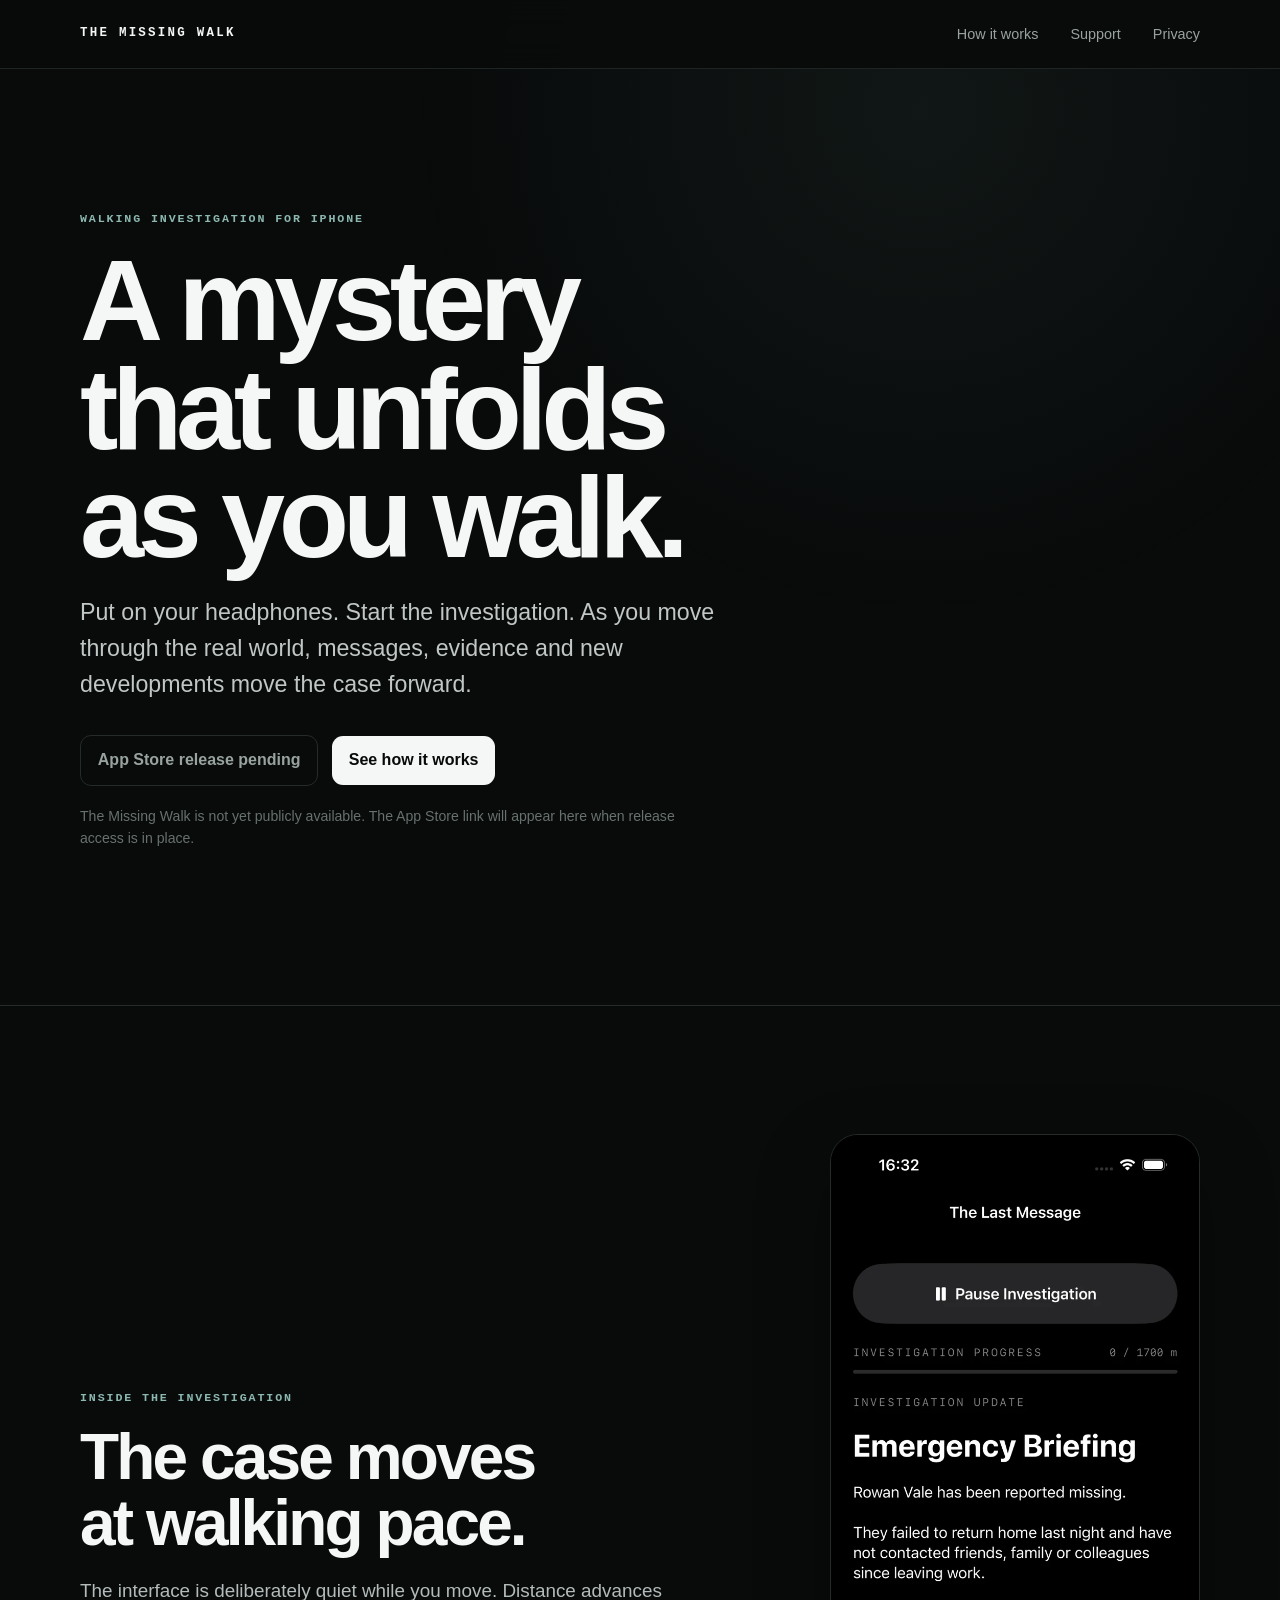
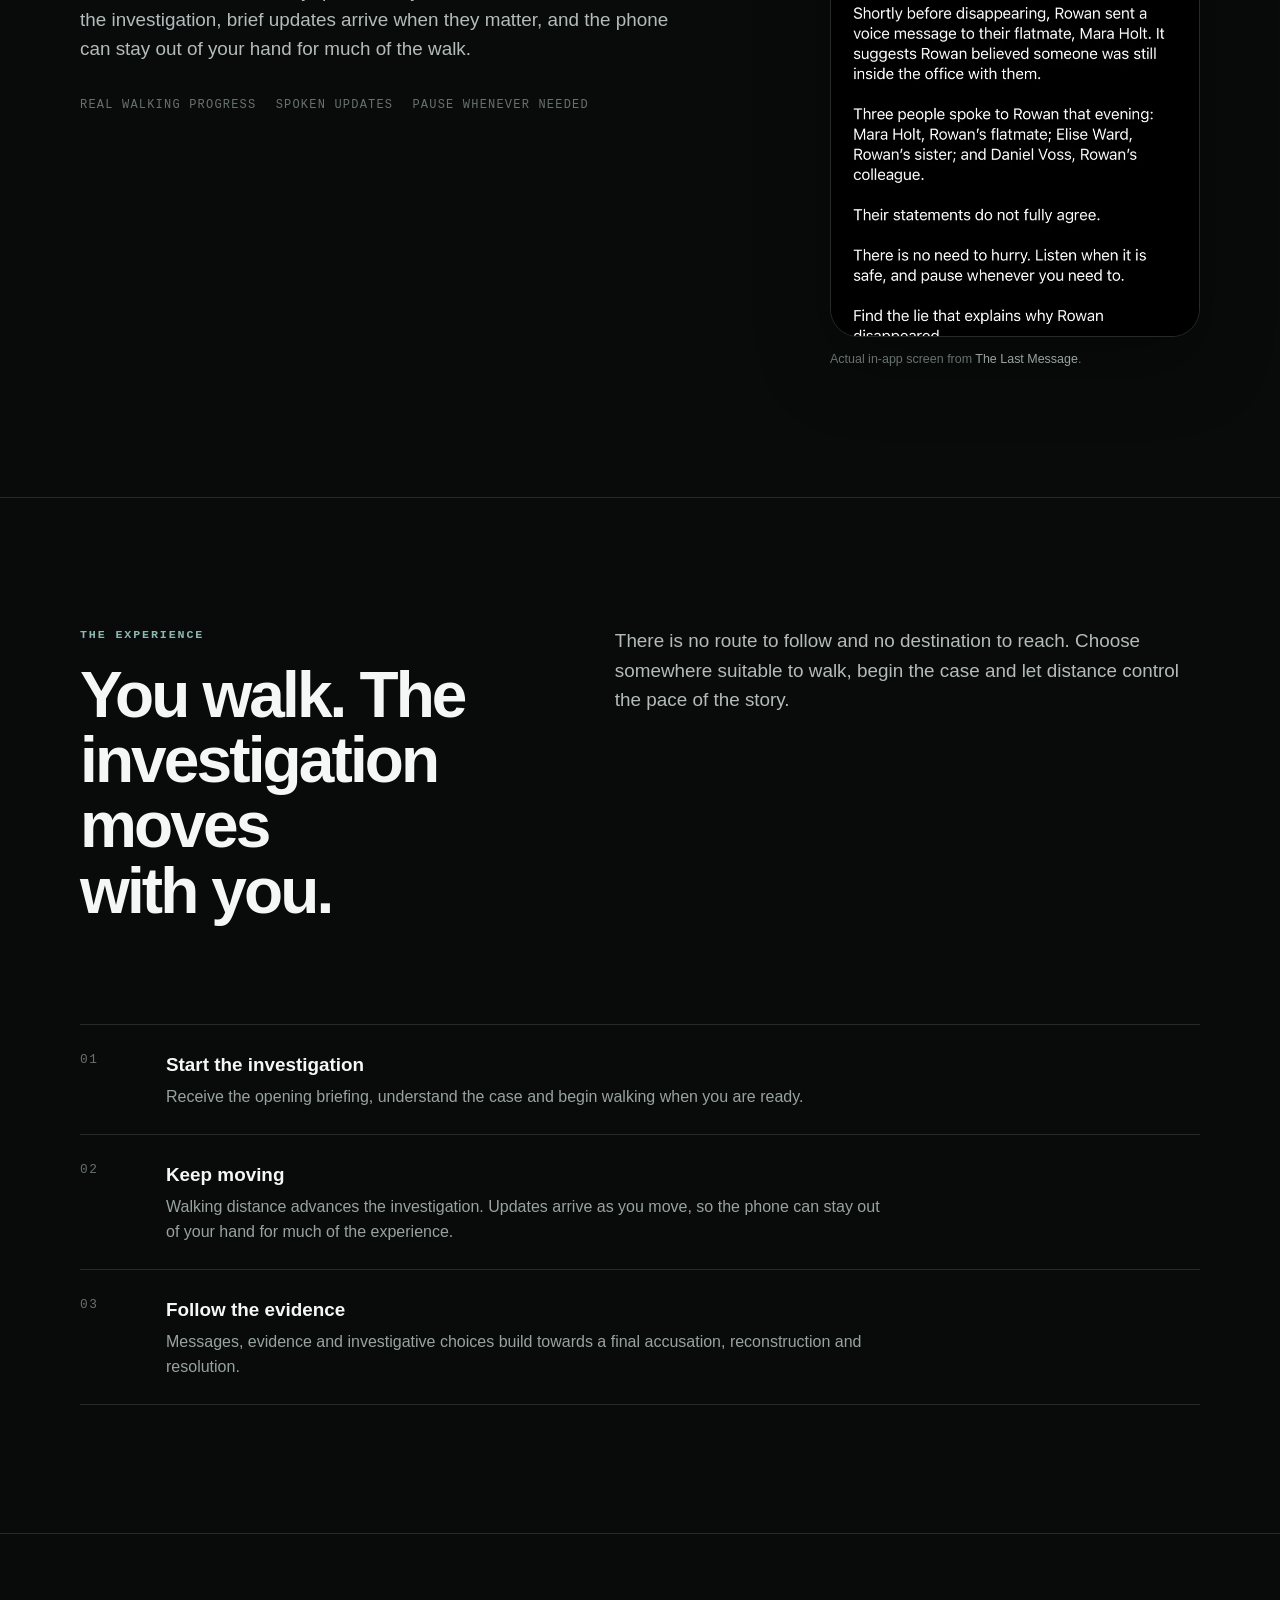
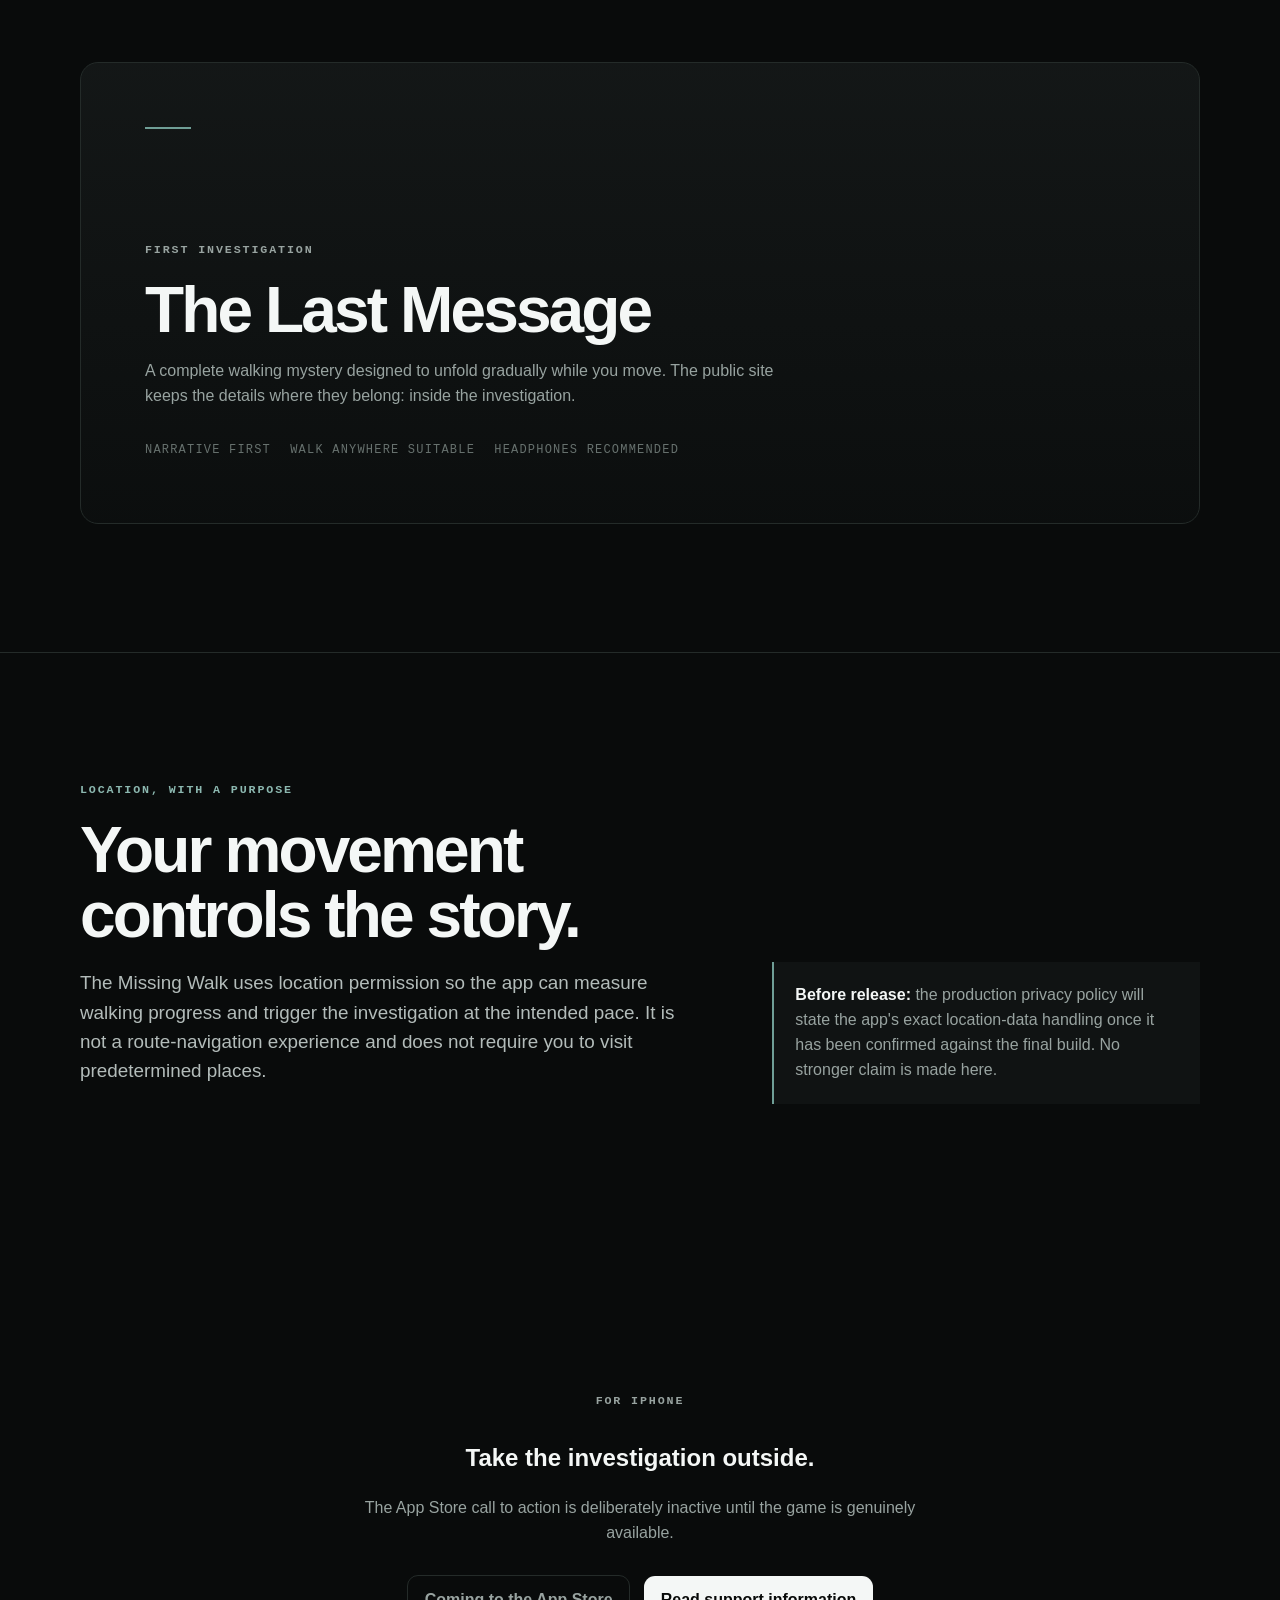
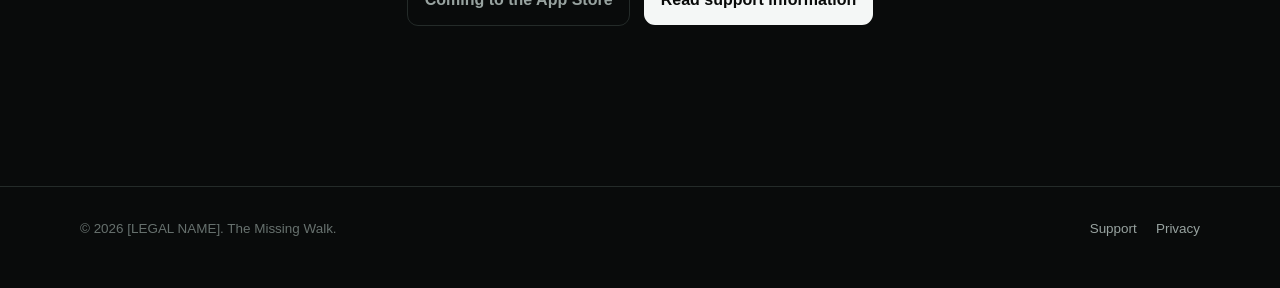
<file: index.html>
<!doctype html>
<html lang="en-GB">
<head>
  <meta charset="utf-8">
  <meta name="viewport" content="width=device-width, initial-scale=1">
  <title>The Missing Walk | A mystery that unfolds as you walk</title>
  <meta name="description" content="The Missing Walk is a narrative investigation game for iPhone. Walk in the real world as messages, evidence and new developments move the case forward.">
  <meta name="theme-color" content="#090b0b">
  <meta property="og:title" content="The Missing Walk">
  <meta property="og:description" content="A mystery that unfolds as you walk.">
  <meta property="og:type" content="website">
  <link rel="stylesheet" href="styles.css">
</head>
<body>
  <a class="skip-link" href="#main">Skip to content</a>
  <header class="site-header">
    <div class="header-inner">
      <a class="wordmark" href="index.html" aria-label="The Missing Walk home">The Missing Walk</a>
      <nav class="site-nav" aria-label="Primary navigation">
        <a href="#how-it-works">How it works</a>
        <a href="support.html">Support</a>
        <a href="privacy.html">Privacy</a>
      </nav>
    </div>
  </header>

  <main id="main">
    <section class="hero">
      <div class="container">
        <p class="eyebrow">Walking investigation for iPhone</p>
        <h1>A mystery that unfolds as you walk.</h1>
        <p class="hero-copy">Put on your headphones. Start the investigation. As you move through the real world, messages, evidence and new developments move the case forward.</p>
        <div class="cta-row" aria-label="Launch status">
          <span class="button-muted" aria-disabled="true">App Store release pending</span>
          <a class="button" href="#how-it-works">See how it works</a>
        </div>
        <p class="status-note">The Missing Walk is not yet publicly available. The App Store link will appear here when release access is in place.</p>
      </div>
    </section>


    <section class="section product-showcase" aria-labelledby="inside-the-investigation">
      <div class="container product-showcase-grid">
        <div class="product-showcase-copy">
          <p class="eyebrow">Inside the investigation</p>
          <h2 id="inside-the-investigation">The case moves at walking pace.</h2>
          <p class="section-copy">The interface is deliberately quiet while you move. Distance advances the investigation, brief updates arrive when they matter, and the phone can stay out of your hand for much of the walk.</p>
          <div class="product-details" aria-label="In-app experience">
            <span>Real walking progress</span>
            <span>Spoken updates</span>
            <span>Pause whenever needed</span>
          </div>
        </div>

        <figure class="app-screen">
          <img
            src="last-message-briefing.webp"
            width="720"
            height="1559"
            loading="lazy"
            decoding="async"
            alt="The Missing Walk active investigation screen for The Last Message, showing walking progress and the opening emergency briefing."
          >
          <figcaption>Actual in-app screen from <cite>The Last Message</cite>.</figcaption>
        </figure>
      </div>
    </section>

    <section class="section" id="how-it-works">
      <div class="container">
        <div class="section-head">
          <div>
            <p class="eyebrow">The experience</p>
            <h2>You walk. The investigation moves with you.</h2>
          </div>
          <p class="section-copy">There is no route to follow and no destination to reach. Choose somewhere suitable to walk, begin the case and let distance control the pace of the story.</p>
        </div>

        <ol class="steps">
          <li class="step">
            <span class="step-number">01</span>
            <div>
              <h3>Start the investigation</h3>
              <p>Receive the opening briefing, understand the case and begin walking when you are ready.</p>
            </div>
          </li>
          <li class="step">
            <span class="step-number">02</span>
            <div>
              <h3>Keep moving</h3>
              <p>Walking distance advances the investigation. Updates arrive as you move, so the phone can stay out of your hand for much of the experience.</p>
            </div>
          </li>
          <li class="step">
            <span class="step-number">03</span>
            <div>
              <h3>Follow the evidence</h3>
              <p>Messages, evidence and investigative choices build towards a final accusation, reconstruction and resolution.</p>
            </div>
          </li>
        </ol>
      </div>
    </section>

    <section class="section">
      <div class="container">
        <article class="case-panel">
          <p class="eyebrow">First investigation</p>
          <h2>The Last Message</h2>
          <p>A complete walking mystery designed to unfold gradually while you move. The public site keeps the details where they belong: inside the investigation.</p>
          <div class="meta-line" aria-label="Case characteristics">
            <span>Narrative first</span>
            <span>Walk anywhere suitable</span>
            <span>Headphones recommended</span>
          </div>
        </article>
      </div>
    </section>

    <section class="section">
      <div class="container privacy-callout">
        <div>
          <p class="eyebrow">Location, with a purpose</p>
          <h2>Your movement controls the story.</h2>
          <p class="section-copy">The Missing Walk uses location permission so the app can measure walking progress and trigger the investigation at the intended pace. It is not a route-navigation experience and does not require you to visit predetermined places.</p>
        </div>
        <div class="privacy-note">
          <strong>Before release:</strong> the production privacy policy will state the app's exact location-data handling once it has been confirmed against the final build. No stronger claim is made here.
        </div>
      </div>
    </section>

    <section class="launch-panel">
      <div class="container">
        <p class="eyebrow">For iPhone</p>
        <h2>Take the investigation outside.</h2>
        <p>The App Store call to action is deliberately inactive until the game is genuinely available.</p>
        <div class="cta-row">
          <span class="button-muted" aria-disabled="true">Coming to the App Store</span>
          <a class="button" href="support.html">Read support information</a>
        </div>
      </div>
    </section>
  </main>

  <footer class="site-footer">
    <div class="container footer-inner">
      <span>© 2026 [LEGAL NAME]. The Missing Walk.</span>
      <nav class="footer-links" aria-label="Footer navigation">
        <a href="support.html">Support</a>
        <a href="privacy.html">Privacy</a>
      </nav>
    </div>
  </footer>
</body>
</html>
</file>
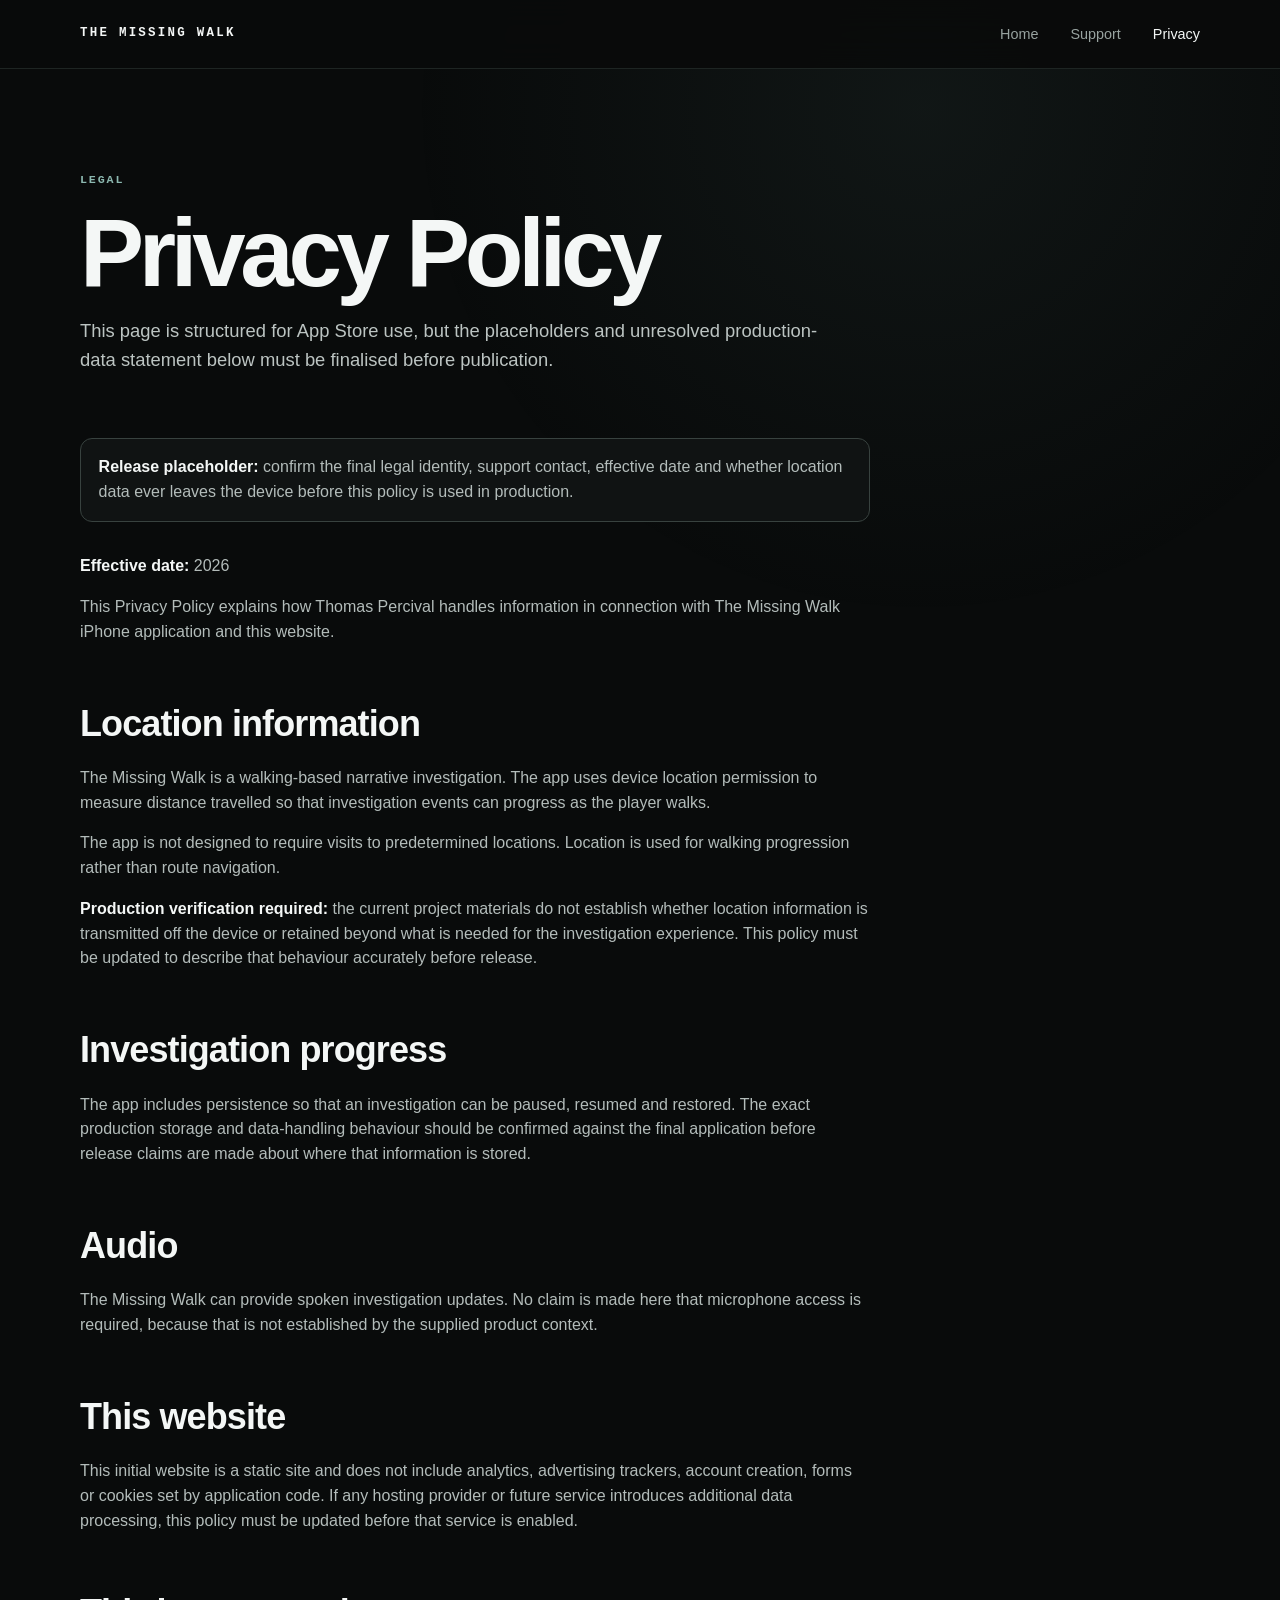
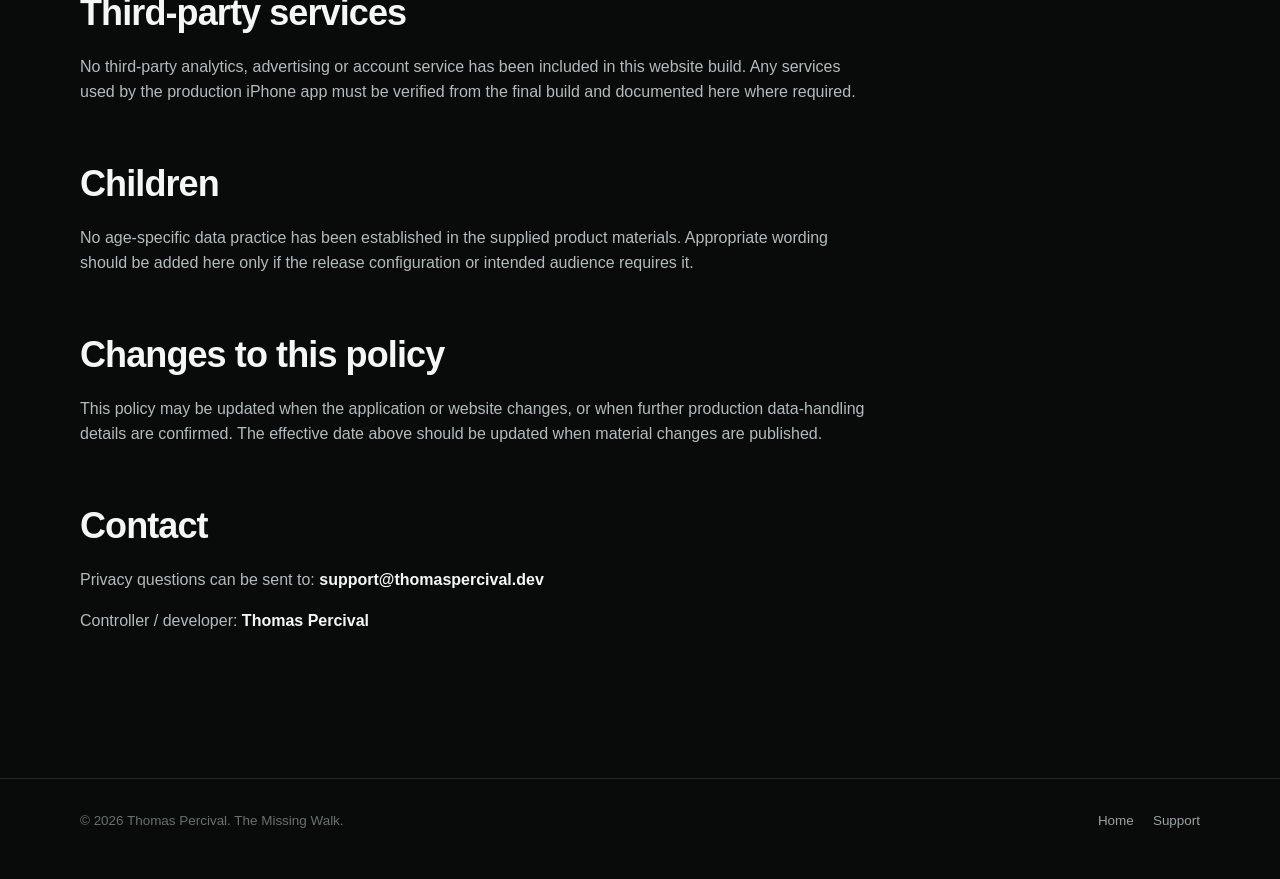
<file: privacy.html>
<!doctype html>
<html lang="en-GB">
<head>
  <meta charset="utf-8">
  <meta name="viewport" content="width=device-width, initial-scale=1">
  <title>Privacy Policy | The Missing Walk</title>
  <meta name="description" content="Privacy information for The Missing Walk iPhone game and official website.">
  <meta name="theme-color" content="#090b0b">
  <link rel="stylesheet" href="styles.css">
</head>
<body>
  <a class="skip-link" href="#main">Skip to content</a>
  <header class="site-header">
    <div class="header-inner">
      <a class="wordmark" href="index.html" aria-label="The Missing Walk home">The Missing Walk</a>
      <nav class="site-nav" aria-label="Primary navigation">
        <a href="index.html">Home</a>
        <a href="support.html">Support</a>
        <a href="privacy.html" aria-current="page">Privacy</a>
      </nav>
    </div>
  </header>

  <main id="main" class="content-page">
    <div class="container">
      <header>
        <p class="eyebrow">Legal</p>
        <h1>Privacy Policy</h1>
        <p class="lede">This page is structured for App Store use, but the placeholders and unresolved production-data statement below must be finalised before publication.</p>
      </header>

      <article class="prose">
        <div class="notice">
          <p><strong>Release placeholder:</strong> confirm the final legal identity, support contact, effective date and whether location data ever leaves the device before this policy is used in production.</p>
        </div>

        <p><strong>Effective date:</strong> 2026</p>
        <p>This Privacy Policy explains how Thomas Percival handles information in connection with The Missing Walk iPhone application and this website.</p>

        <h2>Location information</h2>
        <p>The Missing Walk is a walking-based narrative investigation. The app uses device location permission to measure distance travelled so that investigation events can progress as the player walks.</p>
        <p>The app is not designed to require visits to predetermined locations. Location is used for walking progression rather than route navigation.</p>
        <p><strong>Production verification required:</strong> the current project materials do not establish whether location information is transmitted off the device or retained beyond what is needed for the investigation experience. This policy must be updated to describe that behaviour accurately before release.</p>

        <h2>Investigation progress</h2>
        <p>The app includes persistence so that an investigation can be paused, resumed and restored. The exact production storage and data-handling behaviour should be confirmed against the final application before release claims are made about where that information is stored.</p>

        <h2>Audio</h2>
        <p>The Missing Walk can provide spoken investigation updates. No claim is made here that microphone access is required, because that is not established by the supplied product context.</p>

        <h2>This website</h2>
        <p>This initial website is a static site and does not include analytics, advertising trackers, account creation, forms or cookies set by application code. If any hosting provider or future service introduces additional data processing, this policy must be updated before that service is enabled.</p>

        <h2>Third-party services</h2>
        <p>No third-party analytics, advertising or account service has been included in this website build. Any services used by the production iPhone app must be verified from the final build and documented here where required.</p>

        <h2>Children</h2>
        <p>No age-specific data practice has been established in the supplied product materials. Appropriate wording should be added here only if the release configuration or intended audience requires it.</p>

        <h2>Changes to this policy</h2>
        <p>This policy may be updated when the application or website changes, or when further production data-handling details are confirmed. The effective date above should be updated when material changes are published.</p>

        <h2>Contact</h2>
        <p>Privacy questions can be sent to: <strong>support@thomaspercival.dev</strong></p>
        <p>Controller / developer: <strong>Thomas Percival</strong></p>
      </article>
    </div>
  </main>

  <footer class="site-footer">
    <div class="container footer-inner">
      <span>© 2026 Thomas Percival. The Missing Walk.</span>
      <nav class="footer-links" aria-label="Footer navigation">
        <a href="index.html">Home</a>
        <a href="support.html">Support</a>
      </nav>
    </div>
  </footer>
</body>
</html>
</file>
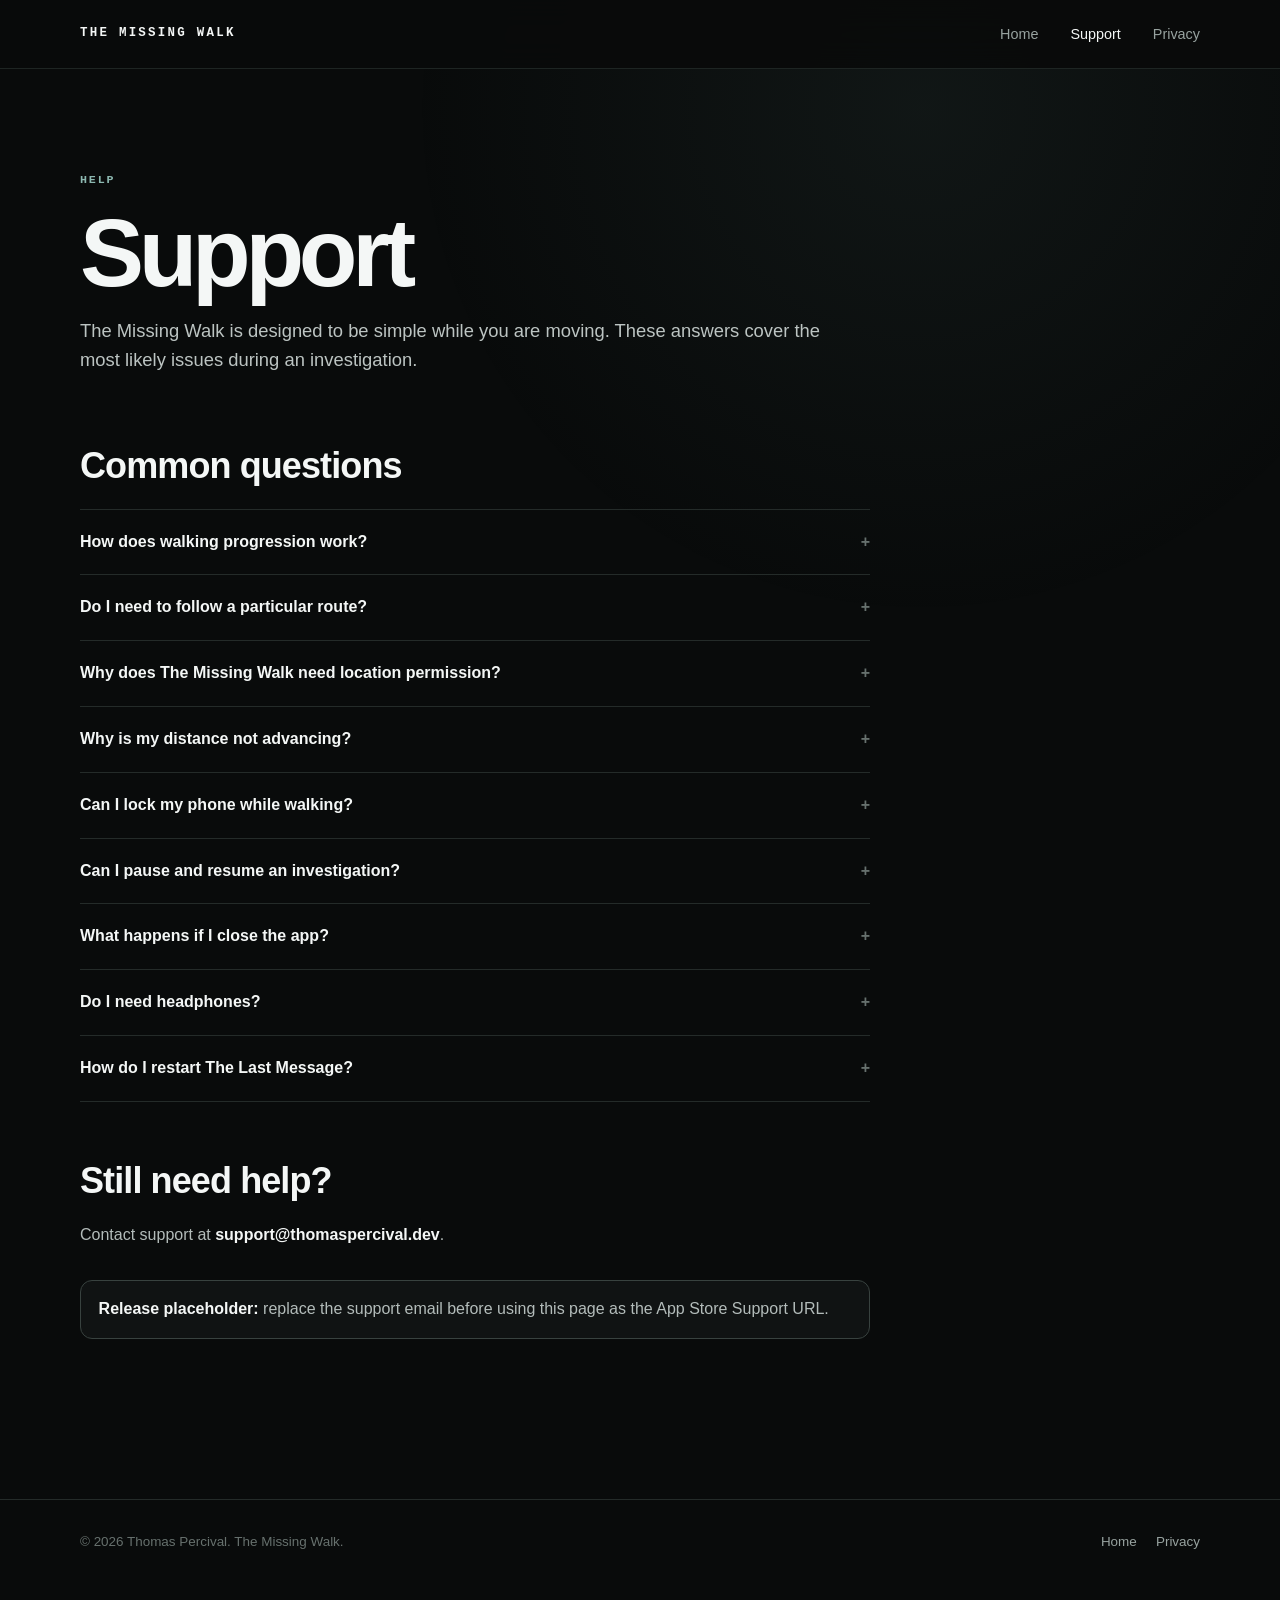
<file: support.html>
<!doctype html>
<html lang="en-GB">
<head>
  <meta charset="utf-8">
  <meta name="viewport" content="width=device-width, initial-scale=1">
  <title>Support | The Missing Walk</title>
  <meta name="description" content="Support for The Missing Walk, including walking progression, location permission, audio, pause and resume guidance.">
  <meta name="theme-color" content="#090b0b">
  <link rel="stylesheet" href="styles.css">
</head>
<body>
  <a class="skip-link" href="#main">Skip to content</a>
  <header class="site-header">
    <div class="header-inner">
      <a class="wordmark" href="index.html" aria-label="The Missing Walk home">The Missing Walk</a>
      <nav class="site-nav" aria-label="Primary navigation">
        <a href="index.html">Home</a>
        <a href="support.html" aria-current="page">Support</a>
        <a href="privacy.html">Privacy</a>
      </nav>
    </div>
  </header>

  <main id="main" class="content-page">
    <div class="container">
      <header>
        <p class="eyebrow">Help</p>
        <h1>Support</h1>
        <p class="lede">The Missing Walk is designed to be simple while you are moving. These answers cover the most likely issues during an investigation.</p>
      </header>

      <section class="prose" aria-labelledby="faq-heading">
        <h2 id="faq-heading">Common questions</h2>
        <div class="faq">
          <details>
            <summary>How does walking progression work?</summary>
            <p>Physical distance advances the investigation. As you walk, the app reaches authored distance thresholds and delivers the next narrative update.</p>
          </details>
          <details>
            <summary>Do I need to follow a particular route?</summary>
            <p>No. The Missing Walk is not a route-navigation game. Walk somewhere suitable and safe. Progress is based on distance travelled rather than reaching predetermined locations.</p>
          </details>
          <details>
            <summary>Why does The Missing Walk need location permission?</summary>
            <p>Location permission is used to measure walking progress. If permission is denied, the investigation cannot reliably advance by real-world distance. Use the app's permission recovery guidance or iPhone Settings to review access.</p>
          </details>
          <details>
            <summary>Why is my distance not advancing?</summary>
            <p>Check that location access is enabled, that the investigation is not paused and that your iPhone can obtain a usable location signal. If you have just changed permission settings, return to the app and resume the investigation.</p>
          </details>
          <details>
            <summary>Can I lock my phone while walking?</summary>
            <p>The V1 app is designed to support lock-screen walking and background location tracking. Keep audio available if you want to hear spoken updates while the phone is away.</p>
          </details>
          <details>
            <summary>Can I pause and resume an investigation?</summary>
            <p>Yes. Pausing is intended to stop active walking progression until you choose to resume.</p>
          </details>
          <details>
            <summary>What happens if I close the app?</summary>
            <p>The investigation includes persistence and restore behaviour so progress can be resumed after an interruption. Reopen the app and follow the restore/resume state presented there.</p>
          </details>
          <details>
            <summary>Do I need headphones?</summary>
            <p>Headphones are recommended because spoken updates reduce the need to look at the screen while walking. They are part of the intended experience, but the public site does not claim they are technically mandatory.</p>
          </details>
          <details>
            <summary>How do I restart The Last Message?</summary>
            <p>The app includes a restart flow. Use the restart control provided in the investigation interface. Restarting is expected to reset the current case, so use it only when you intend to begin again.</p>
          </details>
        </div>

        <h2>Still need help?</h2>
        <p>Contact support at <strong>support@thomaspercival.dev</strong>.</p>
        <div class="notice">
          <p><strong>Release placeholder:</strong> replace the support email before using this page as the App Store Support URL.</p>
        </div>
      </section>
    </div>
  </main>

  <footer class="site-footer">
    <div class="container footer-inner">
      <span>© 2026 Thomas Percival. The Missing Walk.</span>
      <nav class="footer-links" aria-label="Footer navigation">
        <a href="index.html">Home</a>
        <a href="privacy.html">Privacy</a>
      </nav>
    </div>
  </footer>
</body>
</html>
</file>
<file: styles.css>
:root {
  color-scheme: dark;
  --bg: #090b0b;
  --surface: #101313;
  --surface-2: #151919;
  --text: #f4f7f6;
  --muted: #98a3a0;
  --faint: #67716e;
  --accent: #6f9e96;
  --accent-strong: #8cb8b0;
  --line: #242b29;
  --max: 1120px;
  --radius: 18px;
}

* { box-sizing: border-box; }

html { scroll-behavior: smooth; }

body {
  margin: 0;
  min-width: 320px;
  background: var(--bg);
  color: var(--text);
  font-family: -apple-system, BlinkMacSystemFont, "SF Pro Text", "Helvetica Neue", Arial, sans-serif;
  line-height: 1.55;
  text-rendering: optimizeLegibility;
  -webkit-font-smoothing: antialiased;
}

body::before {
  content: "";
  position: fixed;
  inset: 0;
  pointer-events: none;
  background: radial-gradient(circle at 72% 12%, rgba(111, 158, 150, 0.08), transparent 32rem);
  z-index: -1;
}

a { color: inherit; }
a:hover { color: var(--accent-strong); }

.skip-link {
  position: absolute;
  left: 1rem;
  top: -4rem;
  padding: 0.7rem 1rem;
  background: var(--text);
  color: var(--bg);
  z-index: 100;
  border-radius: 8px;
}
.skip-link:focus { top: 1rem; }

.site-header {
  position: sticky;
  top: 0;
  z-index: 20;
  border-bottom: 1px solid rgba(36, 43, 41, 0.82);
  background: rgba(9, 11, 11, 0.9);
  -webkit-backdrop-filter: blur(16px);
  backdrop-filter: blur(16px);
}

.header-inner,
.container {
  width: min(calc(100% - 40px), var(--max));
  margin-inline: auto;
}

.header-inner {
  min-height: 68px;
  display: flex;
  align-items: center;
  justify-content: space-between;
  gap: 1rem;
}

.wordmark {
  text-decoration: none;
  font-family: ui-monospace, "SFMono-Regular", Menlo, monospace;
  font-size: 0.78rem;
  font-weight: 700;
  letter-spacing: 0.18em;
  text-transform: uppercase;
}

.site-nav {
  display: flex;
  align-items: center;
  gap: clamp(1rem, 3vw, 2rem);
  font-size: 0.9rem;
}
.site-nav a { text-decoration: none; color: var(--muted); }
.site-nav a[aria-current="page"],
.site-nav a:hover { color: var(--text); }

main { overflow: clip; }

.hero {
  min-height: min(780px, calc(100svh - 68px));
  display: grid;
  align-items: center;
  padding: clamp(5rem, 11vw, 9rem) 0;
}

.eyebrow {
  margin: 0 0 1.15rem;
  color: var(--accent-strong);
  font-family: ui-monospace, "SFMono-Regular", Menlo, monospace;
  font-size: 0.73rem;
  font-weight: 700;
  letter-spacing: 0.16em;
  text-transform: uppercase;
}

h1, h2, h3, p { margin-top: 0; }

h1 {
  max-width: 900px;
  margin-bottom: 1.5rem;
  font-size: clamp(3.1rem, 9vw, 7.6rem);
  line-height: 0.94;
  letter-spacing: -0.055em;
  text-wrap: balance;
}

.hero-copy {
  max-width: 680px;
  margin-bottom: 2rem;
  color: #c0c7c5;
  font-size: clamp(1.13rem, 2.3vw, 1.45rem);
  line-height: 1.55;
}

.cta-row {
  display: flex;
  flex-wrap: wrap;
  align-items: center;
  gap: 0.85rem;
}

.button,
.button-muted {
  min-height: 48px;
  display: inline-flex;
  align-items: center;
  justify-content: center;
  padding: 0.76rem 1.05rem;
  border-radius: 11px;
  text-decoration: none;
  font-weight: 650;
}

.button {
  background: var(--text);
  color: #080a09;
}
.button:hover { color: #080a09; background: #dfe4e2; }

.button-muted {
  border: 1px solid var(--line);
  color: var(--muted);
  cursor: default;
}

.status-note {
  max-width: 600px;
  margin-top: 1.25rem;
  color: var(--faint);
  font-size: 0.88rem;
}

.section {
  padding: clamp(5rem, 10vw, 8rem) 0;
  border-top: 1px solid var(--line);
}

.section-head {
  display: grid;
  grid-template-columns: minmax(0, 0.85fr) minmax(0, 1.15fr);
  gap: clamp(2rem, 8vw, 7rem);
  align-items: start;
}

.section h2 {
  margin-bottom: 1.25rem;
  font-size: clamp(2.2rem, 5vw, 4.6rem);
  line-height: 1.02;
  letter-spacing: -0.045em;
  text-wrap: balance;
}

.section-copy {
  max-width: 650px;
  color: #b3bcba;
  font-size: clamp(1.04rem, 1.7vw, 1.18rem);
}

.steps {
  list-style: none;
  padding: 0;
  margin: clamp(3rem, 7vw, 5rem) 0 0;
  border-top: 1px solid var(--line);
}

.step {
  display: grid;
  grid-template-columns: 70px minmax(0, 1fr);
  gap: 1rem;
  padding: 1.55rem 0;
  border-bottom: 1px solid var(--line);
}

.step-number {
  color: var(--faint);
  font-family: ui-monospace, "SFMono-Regular", Menlo, monospace;
  font-size: 0.8rem;
  letter-spacing: 0.12em;
}

.step h3 {
  margin-bottom: 0.35rem;
  font-size: 1.18rem;
}
.step p { margin: 0; color: var(--muted); max-width: 720px; }

.case-panel {
  position: relative;
  padding: clamp(2rem, 6vw, 4rem);
  border: 1px solid var(--line);
  border-radius: var(--radius);
  background: linear-gradient(180deg, rgba(21, 25, 25, 0.88), rgba(12, 15, 15, 0.88));
}

.case-panel::before {
  content: "";
  display: block;
  width: 46px;
  height: 2px;
  margin-bottom: clamp(3rem, 10vw, 7rem);
  background: var(--accent);
}

.case-panel h2 {
  max-width: 750px;
  margin-bottom: 1rem;
}

.case-panel p { max-width: 650px; color: var(--muted); }

.meta-line {
  display: flex;
  flex-wrap: wrap;
  gap: 0.7rem 1.2rem;
  margin-top: 2rem;
  color: var(--faint);
  font-family: ui-monospace, "SFMono-Regular", Menlo, monospace;
  font-size: 0.75rem;
  letter-spacing: 0.1em;
  text-transform: uppercase;
}


.product-showcase {
  position: relative;
}

.product-showcase-grid {
  display: grid;
  grid-template-columns: minmax(0, 1fr) minmax(280px, 390px);
  gap: clamp(3rem, 10vw, 8rem);
  align-items: center;
}

.product-showcase-copy {
  max-width: 650px;
}

.product-details {
  display: flex;
  flex-wrap: wrap;
  gap: 0.7rem 1.2rem;
  margin-top: 2rem;
  color: var(--faint);
  font-family: ui-monospace, "SFMono-Regular", Menlo, monospace;
  font-size: 0.75rem;
  letter-spacing: 0.1em;
  text-transform: uppercase;
}

.app-screen {
  width: min(100%, 370px);
  margin: 0;
  justify-self: end;
}

.app-screen img {
  display: block;
  width: 100%;
  height: auto;
  border: 1px solid var(--line);
  border-radius: 28px;
  background: #000;
  box-shadow: 0 28px 70px rgba(0, 0, 0, 0.34);
}

.app-screen figcaption {
  margin-top: 0.85rem;
  color: var(--faint);
  font-size: 0.78rem;
}

.app-screen cite {
  font-style: normal;
  color: var(--muted);
}

.privacy-callout {
  display: grid;
  grid-template-columns: minmax(0, 1fr) minmax(260px, 0.7fr);
  gap: clamp(2rem, 7vw, 5rem);
  align-items: end;
}

.privacy-note {
  padding: 1.35rem;
  border-left: 2px solid var(--accent);
  background: var(--surface);
  color: var(--muted);
}
.privacy-note strong { color: var(--text); }

.launch-panel {
  text-align: center;
  padding: clamp(6rem, 13vw, 10rem) 0;
}
.launch-panel h2 { max-width: 800px; margin-inline: auto; }
.launch-panel p { max-width: 580px; margin: 0 auto 1.8rem; color: var(--muted); }
.launch-panel .cta-row { justify-content: center; }

.content-page {
  padding: clamp(4rem, 8vw, 7rem) 0 clamp(6rem, 10vw, 9rem);
}

.content-page header {
  max-width: 760px;
  margin-bottom: 4rem;
}

.content-page h1 {
  font-size: clamp(3rem, 8vw, 6rem);
  margin-bottom: 1.2rem;
}

.lede { color: #bcc4c2; font-size: 1.15rem; }

.prose {
  max-width: 790px;
}
.prose h2 {
  margin-top: 3.2rem;
  margin-bottom: 0.9rem;
  font-size: clamp(1.65rem, 3.4vw, 2.25rem);
  letter-spacing: -0.025em;
}
.prose h3 { margin-top: 2rem; font-size: 1.18rem; }
.prose p, .prose li { color: #b3bcba; }
.prose strong { color: var(--text); }
.prose ul { padding-left: 1.2rem; }
.prose li + li { margin-top: 0.45rem; }
.prose .notice {
  margin: 2rem 0;
  padding: 1rem 1.1rem;
  border: 1px solid #38423f;
  border-radius: 12px;
  background: var(--surface);
}
.prose .notice p { margin: 0; }

.faq {
  border-top: 1px solid var(--line);
}
.faq details { border-bottom: 1px solid var(--line); }
.faq summary {
  cursor: pointer;
  list-style: none;
  padding: 1.25rem 0;
  color: var(--text);
  font-weight: 650;
}
.faq summary::-webkit-details-marker { display: none; }
.faq summary::after { content: "+"; float: right; color: var(--faint); }
.faq details[open] summary::after { content: "−"; }
.faq details p { margin: -0.25rem 0 1.35rem; max-width: 720px; color: var(--muted); }

.site-footer {
  border-top: 1px solid var(--line);
  padding: 2rem 0 3rem;
  color: var(--faint);
  font-size: 0.84rem;
}
.footer-inner {
  display: flex;
  justify-content: space-between;
  gap: 1.5rem;
  flex-wrap: wrap;
}
.footer-links { display: flex; gap: 1.2rem; flex-wrap: wrap; }
.footer-links a { color: var(--muted); text-decoration: none; }

:focus-visible {
  outline: 3px solid var(--accent-strong);
  outline-offset: 4px;
}

@media (max-width: 760px) {
  .header-inner, .container { width: min(calc(100% - 28px), var(--max)); }
  .header-inner { min-height: 62px; }
  .site-nav { gap: 0.9rem; font-size: 0.82rem; }
  .wordmark { font-size: 0.7rem; }
  .hero { min-height: auto; padding: 6rem 0 5rem; }
  .section-head, .privacy-callout, .product-showcase-grid { grid-template-columns: 1fr; }
  .app-screen {
    width: min(100%, 340px);
    justify-self: center;
  }
  .step { grid-template-columns: 42px minmax(0, 1fr); }
  .launch-panel { text-align: left; }
  .launch-panel h2, .launch-panel p { margin-inline: 0; }
  .launch-panel .cta-row { justify-content: flex-start; }
}

@media (max-width: 460px) {
  .site-nav a:first-child { display: none; }
  h1 { font-size: clamp(2.9rem, 17vw, 4.4rem); }
}

@media (prefers-reduced-motion: reduce) {
  html { scroll-behavior: auto; }
  *, *::before, *::after { animation-duration: 0.001ms !important; animation-iteration-count: 1 !important; transition-duration: 0.001ms !important; }
}
</file>
